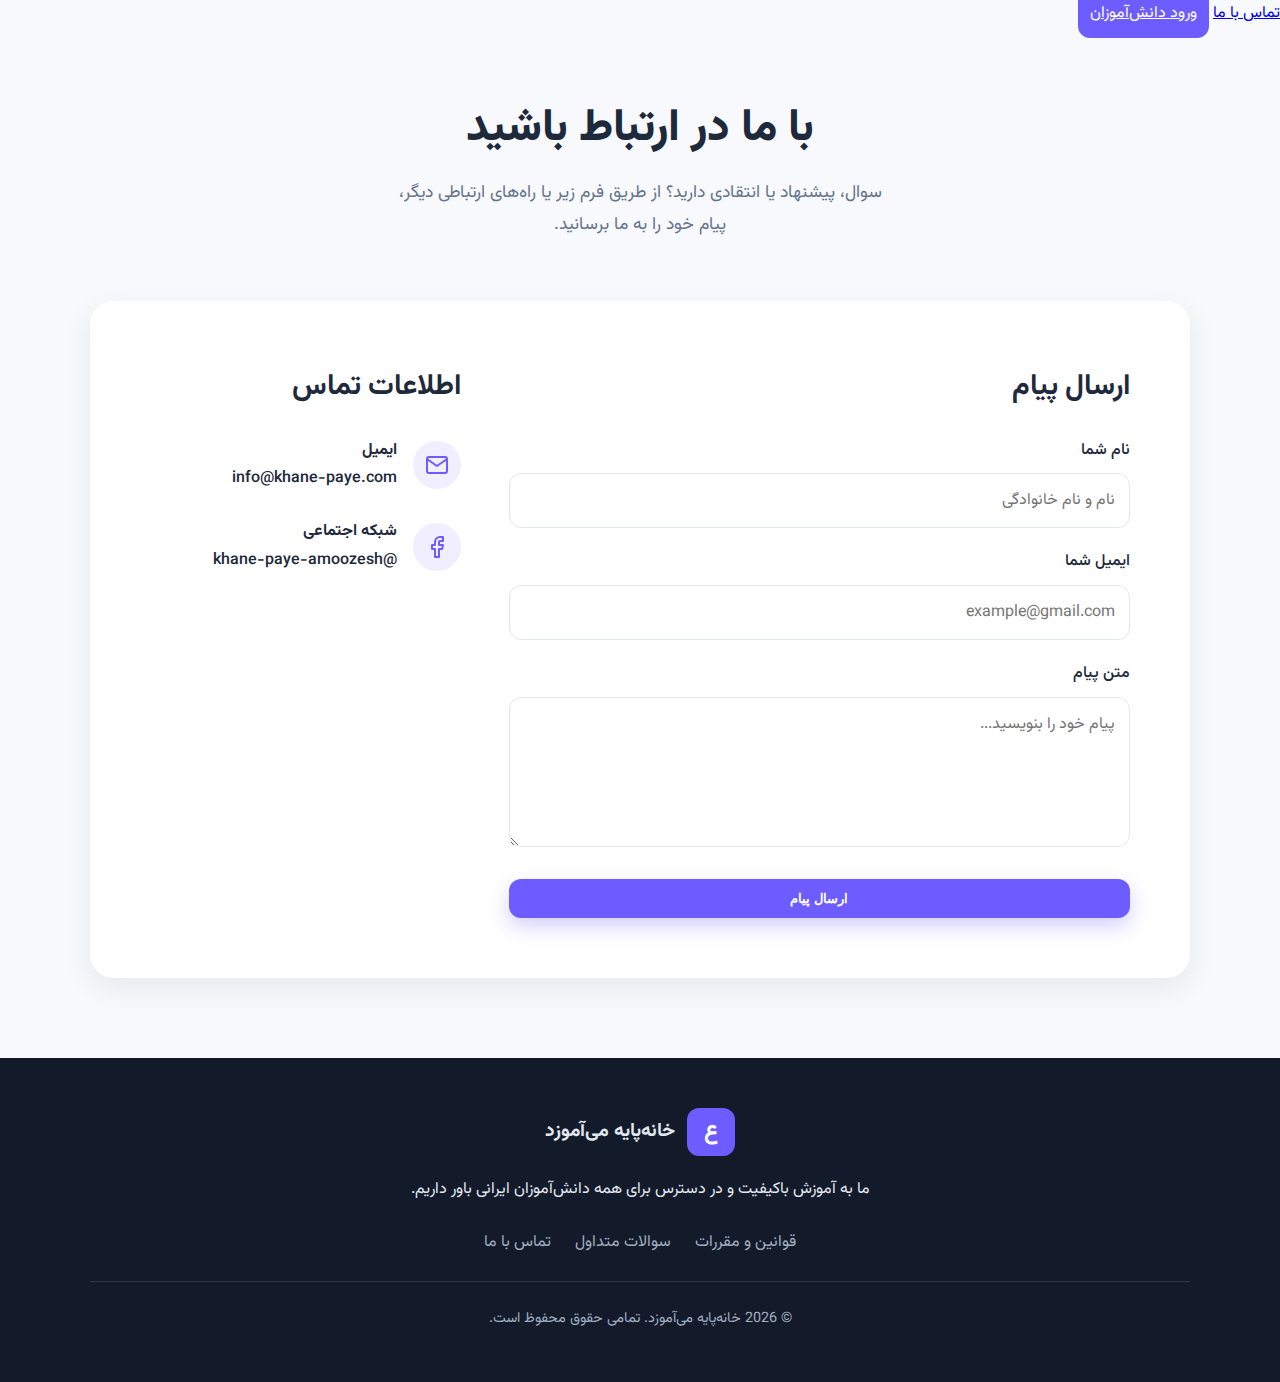
<file: contact.html>
<!doctype html>
<html lang="fa" dir="rtl">

<head>
  <meta charset="utf-8" />
  <meta name="viewport" content="width=device-width,initial-scale=1" />
  <title>تماس با ما | خانه‌پایه می‌آموزد</title>

  <!-- Google Fonts (Vazirmatn) -->
  <link href="https://fonts.googleapis.com/css2?family=Vazirmatn:wght@400;500;700;800&display=swap" rel="stylesheet">

  <style>
    :root {
      --bg-light: #f7f9fc;
      --bg-white: #ffffff;
      --primary: #6d5cff;
      --primary-light: #f0eeff;
      --secondary: #00c49a;
      --text-dark: #1e293b;
      --text-light: #64748b;
      --border-color: #e2e8f0;
      --shadow: 0 10px 30px rgba(0, 0, 0, 0.07);
      --radius-md: 16px;
      --radius-lg: 24px;
      --transition: all 0.3s cubic-bezier(0.25, 0.8, 0.25, 1);
    }

    /* ====== Base & Header & Footer Styles (کپی شده از صفحه اصلی برای یکپارچگی) ====== */
    * {
      box-sizing: border-box;
      margin: 0;
      padding: 0;
    }

    body {
      font-family: "Vazirmatn", sans-serif;
      background: var(--bg-light);
      color: var(--text-dark);
      line-height: 1.8;
      -webkit-font-smoothing: antialiased;
      -moz-osx-font-smoothing: grayscale;
      overflow-x: hidden;
    }

    body.menu-open {
      overflow: hidden;
    }

    .wrap {
      max-width: 1140px;
      margin: 0 auto;
      padding: 0 20px;
    }

    .site-header {
      padding: 20px 0;
      position: sticky;
      top: 0;
      z-index: 100;
      background: rgba(247, 249, 252, 0.8);
      backdrop-filter: blur(12px);
      border-bottom: 1px solid var(--border-color);
    }

    .header-inner {
      display: flex;
      align-items: center;
      justify-content: space-between;
    }

    .brand {
      display: flex;
      align-items: center;
      gap: 12px;
    }

    .brand .mark {
      width: 48px;
      height: 48px;
      border-radius: 12px;
      display: grid;
      place-items: center;
      background: var(--primary);
      color: #fff;
      font-weight: 800;
      font-size: 1.4rem;
    }

    .brand-title {
      font-weight: 700;
      font-size: 1.2rem;
    }

    .main-nav {
      display: none;
    }

    /* Hide on mobile, shown on desktop */
    .main-nav a {
      color: var(--text-light);
      text-decoration: none;
      margin-right: 28px;
      font-weight: 500;
      transition: var(--transition);
    }

    .main-nav a:hover,
    .main-nav a.active {
      color: var(--primary);
      font-weight: 700;
    }

    .header-actions {
      display: none;
    }

    /* Hide on mobile */
    .btn {
      padding: 12px 24px;
      border-radius: 12px;
      font-weight: 700;
      text-decoration: none;
      border: none;
      cursor: pointer;
      transition: var(--transition);
      display: inline-block;
    }

    .btn-primary {
      background: var(--primary);
      color: #fff;
      box-shadow: 0 8px 20px rgba(109, 92, 255, 0.3);
    }

    .btn-primary:hover {
      transform: translateY(-3px);
      box-shadow: 0 10px 25px rgba(109, 92, 255, 0.4);
    }

    .hamburger-menu {
      display: block;
      background: none;
      border: none;
      cursor: pointer;
      font-size: 2rem;
      color: var(--text-dark);
    }

    .site-footer {
      padding: 50px 0;
      background: #131b2b;
      color: #a0aec0;
      margin-top: 80px;
    }

    .footer-content {
      text-align: center;
    }

    .footer-content .brand {
      justify-content: center;
      margin-bottom: 20px;
    }

    .footer-content .brand-title,
    .footer-content p {
      color: #e2e8f0;
    }

    .footer-links {
      margin: 24px 0;
      display: flex;
      justify-content: center;
      gap: 24px;
      flex-wrap: wrap;
    }

    .footer-links a {
      color: #a0aec0;
      text-decoration: none;
    }

    .footer-links a:hover {
      color: #fff;
    }

    .copyright {
      font-size: 0.9rem;
      border-top: 1px solid #2d3748;
      padding-top: 24px;
      margin-top: 24px;
    }

    /* Mobile Menu Styles */
    .mobile-nav-container {
      position: fixed;
      inset: 0;
      z-index: 200;
      visibility: hidden;
    }

    .mobile-nav-backdrop {
      position: absolute;
      inset: 0;
      background: rgba(0, 0, 0, 0.5);
      opacity: 0;
      transition: opacity 0.3s ease;
    }

    .mobile-nav {
      position: absolute;
      top: 0;
      right: 0;
      width: 280px;
      max-width: 80%;
      height: 100%;
      background: var(--bg-white);
      padding: 24px;
      transform: translateX(100%);
      transition: transform 0.3s ease;
      display: flex;
      flex-direction: column;
    }

    .mobile-nav-container.open {
      visibility: visible;
    }

    .mobile-nav-container.open .mobile-nav-backdrop {
      opacity: 1;
    }

    .mobile-nav-container.open .mobile-nav {
      transform: translateX(0);
    }

    .mobile-nav-header {
      display: flex;
      justify-content: space-between;
      align-items: center;
      margin-bottom: 32px;
    }

    .mobile-nav .close-btn {
      background: none;
      border: none;
      font-size: 2rem;
      cursor: pointer;
      color: var(--text-light);
    }

    .mobile-nav a {
      display: block;
      padding: 12px 0;
      font-size: 1.1rem;
      font-weight: 500;
      color: var(--text-dark);
      text-decoration: none;
      border-bottom: 1px solid var(--border-color);
    }

    .mobile-nav a:hover {
      color: var(--primary);
    }

    @media (min-width: 992px) {

      .main-nav,
      .header-actions {
        display: block;
      }

      .hamburger-menu {
        display: none;
      }
    }

    /* ====== Page Specific Styles for Contact Page ====== */
    .page-header {
      text-align: center;
      padding: 60px 0;
    }

    .page-header h1 {
      font-size: 2.8rem;
      font-weight: 800;
      margin-bottom: 8px;
    }

    .page-header p {
      font-size: 1.1rem;
      color: var(--text-light);
      max-width: 500px;
      margin: 0 auto;
    }

    .contact-main {
      display: grid;
      grid-template-columns: 1fr;
      gap: 48px;
      background: var(--bg-white);
      padding: 40px;
      border-radius: var(--radius-lg);
      box-shadow: var(--shadow);
    }

    @media (min-width: 992px) {
      .contact-main {
        grid-template-columns: 2fr 1fr;
        padding: 60px;
      }
    }

    .contact-form h3 {
      font-size: 1.8rem;
      font-weight: 700;
      margin-bottom: 24px;
    }

    .form-group {
      margin-bottom: 20px;
    }

    .form-group label {
      display: block;
      font-weight: 500;
      margin-bottom: 8px;
    }

    .form-control {
      width: 100%;
      padding: 14px;
      border: 1px solid var(--border-color);
      border-radius: 12px;
      font-family: "Vazirmatn", sans-serif;
      font-size: 1rem;
      transition: var(--transition);
    }

    .form-control:focus {
      outline: none;
      border-color: var(--primary);
      box-shadow: 0 0 0 3px var(--primary-light);
    }

    textarea.form-control {
      min-height: 150px;
      resize: vertical;
    }

    .contact-info h3 {
      font-size: 1.8rem;
      font-weight: 700;
      margin-bottom: 24px;
    }

    .info-item {
      display: flex;
      align-items: center;
      gap: 16px;
      margin-bottom: 24px;
    }

    .info-item .icon {
      width: 48px;
      height: 48px;
      background: var(--primary-light);
      color: var(--primary);
      border-radius: 50%;
      display: grid;
      place-items: center;
      flex-shrink: 0;
    }

    .info-item .icon svg {
      width: 24px;
      height: 24px;
    }

    .info-item a {
      text-decoration: none;
      color: var(--text-dark);
      font-weight: 500;
    }

    .info-item a:hover {
      color: var(--primary);
    }
  </style>
</head>

<body>

  <script>
    // Live reload script
    document.write('<script src="http://' + (location.host || 'localhost').split(':')[0] + ':35729/livereload.js?snip=1"></' + 'script>')
  </script>

  <div data-include="/components/header.html"></div>
  <a href="contact.html" class="active">تماس با ما</a>
  <a href="login.html"
    style="margin-top: 24px; background: var(--primary); color: #fff; text-align:center; border-radius: 12px; padding: 12px;">ورود
    دانش‌آموزان</a>
  </nav>
  </div>

  <main>
    <div class="page-header">
      <div class="wrap">
        <h1>با ما در ارتباط باشید</h1>
        <p>سوال، پیشنهاد یا انتقادی دارید؟ از طریق فرم زیر یا راه‌های ارتباطی دیگر، پیام خود را به ما برسانید.</p>
      </div>
    </div>

    <div class="wrap">
      <div class="contact-main">
        <!-- Contact Form -->
        <div class="contact-form">
          <h3>ارسال پیام</h3>
          <form action="https://formspree.io/f/mzzyekpv" method="POST">
            <input type="hidden" name="_subject" value="خانه‌پایه: پیام تماسی جدید">
            <input type="hidden" name="_captcha" value="false">
            <div class="form-group">
              <label for="name">نام شما</label>
              <input type="text" id="name" name="name" class="form-control" required placeholder="نام و نام خانوادگی">
            </div>
            <div class="form-group">
              <label for="email">ایمیل شما</label>
              <input type="email" id="email" name="email" class="form-control" required placeholder="example@gmail.com">
            </div>
            <div class="form-group">
              <label for="message">متن پیام</label>
              <textarea id="message" name="message" class="form-control" required
                placeholder="پیام خود را بنویسید..."></textarea>
            </div>
            <button type="submit" class="btn btn-primary" style="width: 100%;">ارسال پیام</button>
          </form>
        </div>

        <!-- Contact Info -->
        <div class="contact-info">
          <h3>اطلاعات تماس</h3>
          <div class="info-item">
            <div class="icon">
              <svg xmlns="http://www.w3.org/2000/svg" width="24" height="24" viewBox="0 0 24 24" fill="none"
                stroke="currentColor" stroke-width="2" stroke-linecap="round" stroke-linejoin="round">
                <path d="M4 4h16c1.1 0 2 .9 2 2v12c0 1.1-.9 2-2 2H4c-1.1 0-2-.9-2-2V6c0-1.1.9-2 2-2z"></path>
                <polyline points="22,6 12,13 2,6"></polyline>
              </svg>
            </div>
            <div>
              <strong>ایمیل</strong><br>
              <a href="mailto:info@khane-paye.com">info@khane-paye.com</a>
            </div>
          </div>
          <div class="info-item">
            <div class="icon">
              <svg xmlns="http://www.w3.org/2000/svg" width="24" height="24" viewBox="0 0 24 24" fill="none"
                stroke="currentColor" stroke-width="2" stroke-linecap="round" stroke-linejoin="round">
                <path d="M18 2h-3a5 5 0 0 0-5 5v3H7v4h3v8h4v-8h3l1-4h-4V7a1 1 0 0 1 1-1h3z"></path>
              </svg>
            </div>
            <div>
              <strong>شبکه اجتماعی</strong><br>
              <a href="#">@khane-paye-amoozesh</a>
            </div>
          </div>
        </div>
      </div>
    </div>
  </main>

  <footer class="site-footer">
    <div class="wrap footer-content">
      <a href="index.html" class="brand" style="text-decoration: none; color: inherit;">
        <div class="mark" aria-hidden="true">ع</div>
        <span class="brand-title">خانه‌پایه می‌آموزد</span>
      </a>
      <p>ما به آموزش باکیفیت و در دسترس برای همه دانش‌آموزان ایرانی باور داریم.</p>
      <div class="footer-links">
        <a href="terms.html">قوانین و مقررات</a>
        <a href="faq.html">سوالات متداول</a>
        <a href="contact.html">تماس با ما</a>
      </div>
      <div class="copyright">
        © <span id="copy-year"></span> خانه‌پایه می‌آموزد. تمامی حقوق محفوظ است.
      </div>
    </div>
  </footer>

  <script>
    document.addEventListener('DOMContentLoaded', function () {
      // Set current year in footer
      document.getElementById('copy-year').textContent = new Date().getFullYear();

      // Mobile Menu Logic
      const hamburgerBtn = document.getElementById('hamburgerBtn');
      const mobileNavContainer = document.getElementById('mobileNavContainer');
      const closeBtn = document.getElementById('closeBtn');
      const backdrop = document.querySelector('.mobile-nav-backdrop');

      const openMenu = () => {
        mobileNavContainer.classList.add('open');
        mobileNavContainer.setAttribute('aria-hidden', 'false');
        document.body.classList.add('menu-open');
      };

      const closeMenu = () => {
        mobileNavContainer.classList.remove('open');
        mobileNavContainer.setAttribute('aria-hidden', 'true');
        document.body.classList.remove('menu-open');
      };

      hamburgerBtn.addEventListener('click', openMenu);
      closeBtn.addEventListener('click', closeMenu);
      backdrop.addEventListener('click', closeMenu);

      document.addEventListener('keydown', (e) => {
        if (e.key === 'Escape' && mobileNavContainer.classList.contains('open')) {
          closeMenu();
        }
      });
    });
  </script>

</body>

</html>
</file>
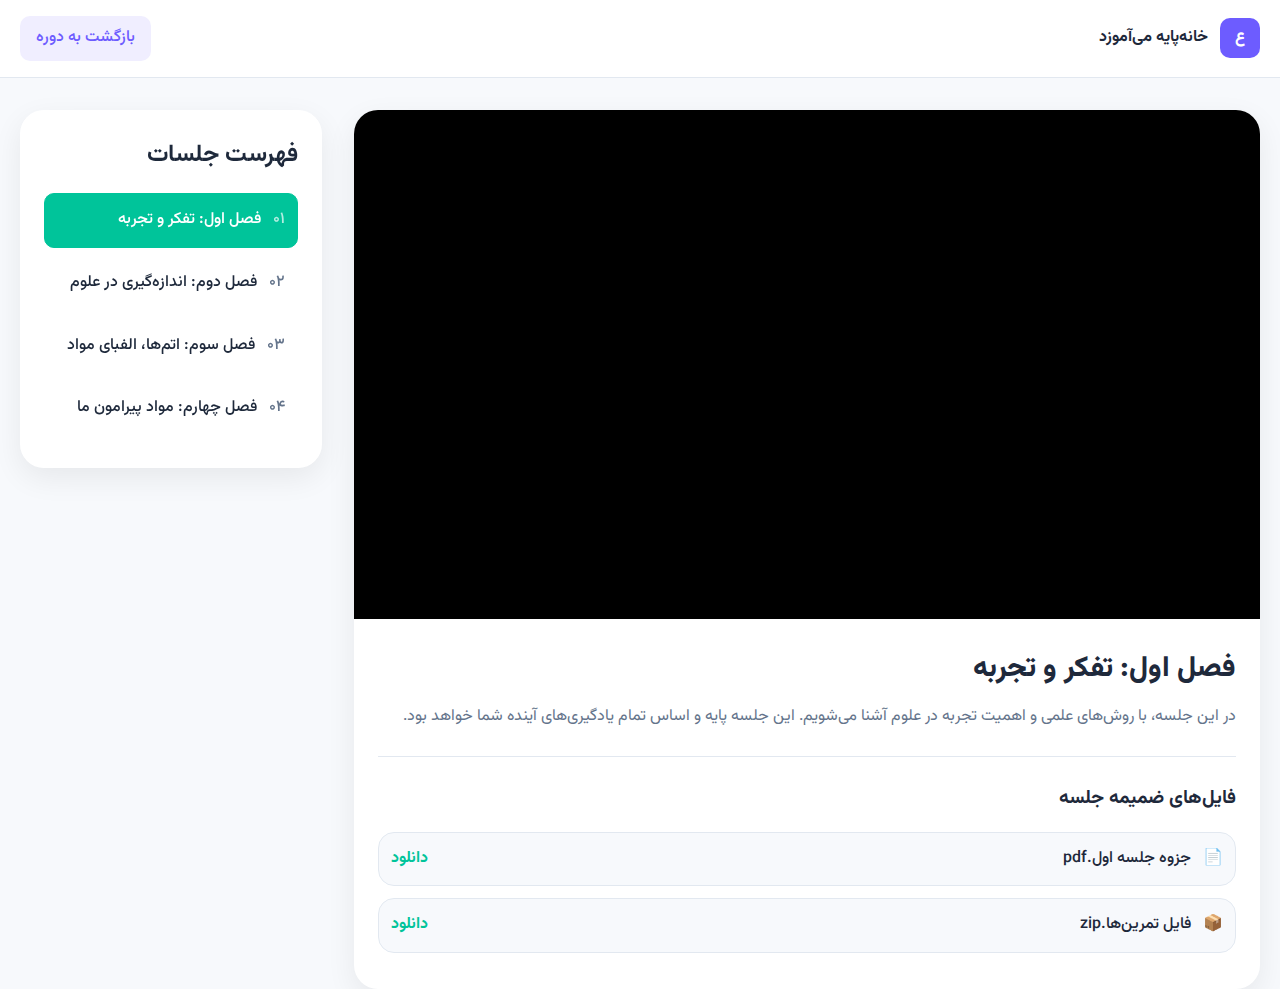
<file: lesson-player.html>
<!doctype html>
<html lang="fa" dir="rtl">

<head>
  <meta charset="utf-8" />
  <meta name="viewport" content="width=device-width,initial-scale=1" />
  <title>پخش جلسه: فصل اول | خانه‌پایه می‌آموزد</title>

  <!-- Google Fonts (Vazirmatn) -->
  <link href="https://fonts.googleapis.com/css2?family=Vazirmatn:wght@400;500;700;800&display=swap" rel="stylesheet">

  <style>
    :root {
      --bg-light: #f7f9fc;
      --bg-white: #ffffff;
      --primary: #6d5cff;
      --primary-light: #f0eeff;
      --text-dark: #1e293b;
      --text-light: #64748b;
      --border-color: #e2e8f0;
      --shadow: 0 10px 30px rgba(0, 0, 0, 0.07);
      --radius-md: 16px;
      --radius-lg: 24px;
      --transition: all 0.3s cubic-bezier(0.25, 0.8, 0.25, 1);
      /* Using Grade 7 color as an example */
      --course-primary: #00c49a;
    }

    /* ====== Base Styles ====== */
    * {
      box-sizing: border-box;
      margin: 0;
      padding: 0;
    }

    body {
      font-family: "Vazirmatn", sans-serif;
      background: var(--bg-light);
      color: var(--text-dark);
      line-height: 1.8;
      -webkit-font-smoothing: antialiased;
    }

    .wrap {
      max-width: 1280px;
      margin: 0 auto;
      padding: 0 20px;
    }

    a {
      text-decoration: none;
      color: inherit;
    }

    /* ====== Simplified Header ====== */
    .player-header {
      padding: 16px 0;
      background: var(--bg-white);
      border-bottom: 1px solid var(--border-color);
    }

    .player-header-inner {
      display: flex;
      justify-content: space-between;
      align-items: center;
    }

    .brand {
      display: flex;
      align-items: center;
      gap: 12px;
      font-weight: 700;
    }

    .brand .mark {
      width: 40px;
      height: 40px;
      border-radius: 10px;
      display: grid;
      place-items: center;
      background: var(--primary);
      color: #fff;
      font-weight: 800;
    }

    .btn-back {
      background: var(--primary-light);
      color: var(--primary);
      padding: 8px 16px;
      border-radius: 10px;
      font-weight: 500;
      transition: var(--transition);
    }

    .btn-back:hover {
      background: var(--primary);
      color: #fff;
    }

    /* ====== Player Layout ====== */
    .player-layout {
      display: grid;
      grid-template-columns: 1fr;
      gap: 32px;
      padding-top: 32px;
    }

    @media (min-width: 1024px) {
      .player-layout {
        grid-template-columns: 3fr 1fr;
      }
    }

    /* ====== Video Player & Info ====== */
    .video-main {
      background: var(--bg-white);
      border-radius: var(--radius-lg);
      box-shadow: var(--shadow);
      overflow: hidden;
    }

    .video-player-wrapper {
      position: relative;
      width: 100%;
      background-color: #000;
      aspect-ratio: 16 / 9;
      /* Modern CSS for responsive video */
    }

    .video-player-wrapper iframe {
      position: absolute;
      top: 0;
      left: 0;
      width: 100%;
      height: 100%;
      border: 0;
    }

    .lesson-info {
      padding: 24px;
    }

    .lesson-info h1 {
      font-size: 1.8rem;
      font-weight: 800;
      margin-bottom: 8px;
    }

    .lesson-info p {
      color: var(--text-light);
      margin-bottom: 24px;
    }

    /* ====== Downloads Section ====== */
    .downloads {
      border-top: 1px solid var(--border-color);
      padding-top: 24px;
    }

    .downloads h3 {
      font-size: 1.2rem;
      font-weight: 700;
      margin-bottom: 16px;
    }

    .download-link {
      display: flex;
      align-items: center;
      gap: 12px;
      background: var(--bg-light);
      padding: 12px;
      border-radius: var(--radius-md);
      margin-bottom: 12px;
      border: 1px solid var(--border-color);
      transition: var(--transition);
    }

    .download-link:hover {
      border-color: var(--course-primary);
      background: #fff;
    }

    .download-link .icon {
      color: var(--course-primary);
    }

    .download-link .filename {
      font-weight: 500;
      flex-grow: 1;
    }

    .download-link .action {
      font-weight: 700;
      color: var(--course-primary);
    }

    /* ====== Playlist Sidebar ====== */
    .playlist-sidebar {
      background: var(--bg-white);
      border-radius: var(--radius-lg);
      box-shadow: var(--shadow);
      padding: 24px;
      height: fit-content;
      position: sticky;
      top: 32px;
    }

    .playlist-sidebar h2 {
      font-size: 1.5rem;
      font-weight: 700;
      margin-bottom: 16px;
    }

    .playlist-list {
      list-style-type: none;
      max-height: 60vh;
      overflow-y: auto;
    }

    .playlist-item a {
      display: flex;
      gap: 12px;
      padding: 12px;
      border-radius: 10px;
      margin-bottom: 8px;
      border: 1px solid transparent;
    }

    .playlist-item .index {
      color: var(--text-light);
      font-weight: 500;
    }

    .playlist-item .title {
      font-weight: 500;
    }

    .playlist-item a:hover {
      background: var(--bg-light);
    }

    .playlist-item.active a {
      background: var(--course-primary);
      color: #fff;
      border-color: var(--course-primary);
    }

    .playlist-item.active .index {
      color: rgba(255, 255, 255, 0.7);
    }
  </style>
</head>

<body>

  <script>
    // Live reload script
    document.write('<script src="http://' + (location.host || 'localhost').split(':')[0] + ':35729/livereload.js?snip=1"></' + 'script>')
  </script>

  <header class="player-header">
    <div class="wrap player-header-inner">
      <a href="index.html" class="brand">
        <div class="mark">ع</div>
        <span>خانه‌پایه می‌آموزد</span>
      </a>
      <a href="grade-7.html" class="btn-back">بازگشت به دوره</a>
    </div>
  </header>

  <main class="wrap player-layout">
    <!-- Main Content: Video and Info -->
    <div class="video-main">
      <div class="video-player-wrapper">
        <!-- کد Embed ویدیوی خود را در اینجا جایگزین کنید -->
        <iframe src="https://www.aparat.com/video/video/embed/videohash/SAMPLE/vt/frame" allow="autoplay"
          allowfullscreen="true"></iframe>
      </div>
      <div class="lesson-info">
        <h1>فصل اول: تفکر و تجربه</h1>
        <p>در این جلسه، با روش‌های علمی و اهمیت تجربه در علوم آشنا می‌شویم. این جلسه پایه و اساس تمام یادگیری‌های آینده
          شما خواهد بود.</p>

        <div class="downloads">
          <h3>فایل‌های ضمیمه جلسه</h3>
          <a href="/downloads/jozve-01.pdf" class="download-link" download>
            <span class="icon">📄</span>
            <span class="filename">جزوه جلسه اول.pdf</span>
            <span class="action">دانلود</span>
          </a>
          <a href="/downloads/tamrin-01.zip" class="download-link" download>
            <span class="icon">📦</span>
            <span class="filename">فایل تمرین‌ها.zip</span>
            <span class="action">دانلود</span>
          </a>
        </div>
      </div>
    </div>

    <!-- Sidebar: Playlist -->
    <aside class="playlist-sidebar">
      <h2>فهرست جلسات</h2>
      <ol class="playlist-list">
        <li class="playlist-item active">
          <a href="#">
            <span class="index">۰۱</span>
            <span class="title">فصل اول: تفکر و تجربه</span>
          </a>
        </li>
        <li class="playlist-item">
          <a href="#">
            <span class="index">۰۲</span>
            <span class="title">فصل دوم: اندازه‌گیری در علوم</span>
          </a>
        </li>
        <li class="playlist-item">
          <a href="#">
            <span class="index">۰۳</span>
            <span class="title">فصل سوم: اتم‌ها، الفبای مواد</span>
          </a>
        </li>
        <li class="playlist-item">
          <a href="#">
            <span class="index">۰۴</span>
            <span class="title">فصل چهارم: مواد پیرامون ما</span>
          </a>
        </li>
        <!-- سایر جلسات را به همین شکل اضافه کنید -->
      </ol>
    </aside>
  </main>

</body>

</html>
</file>
